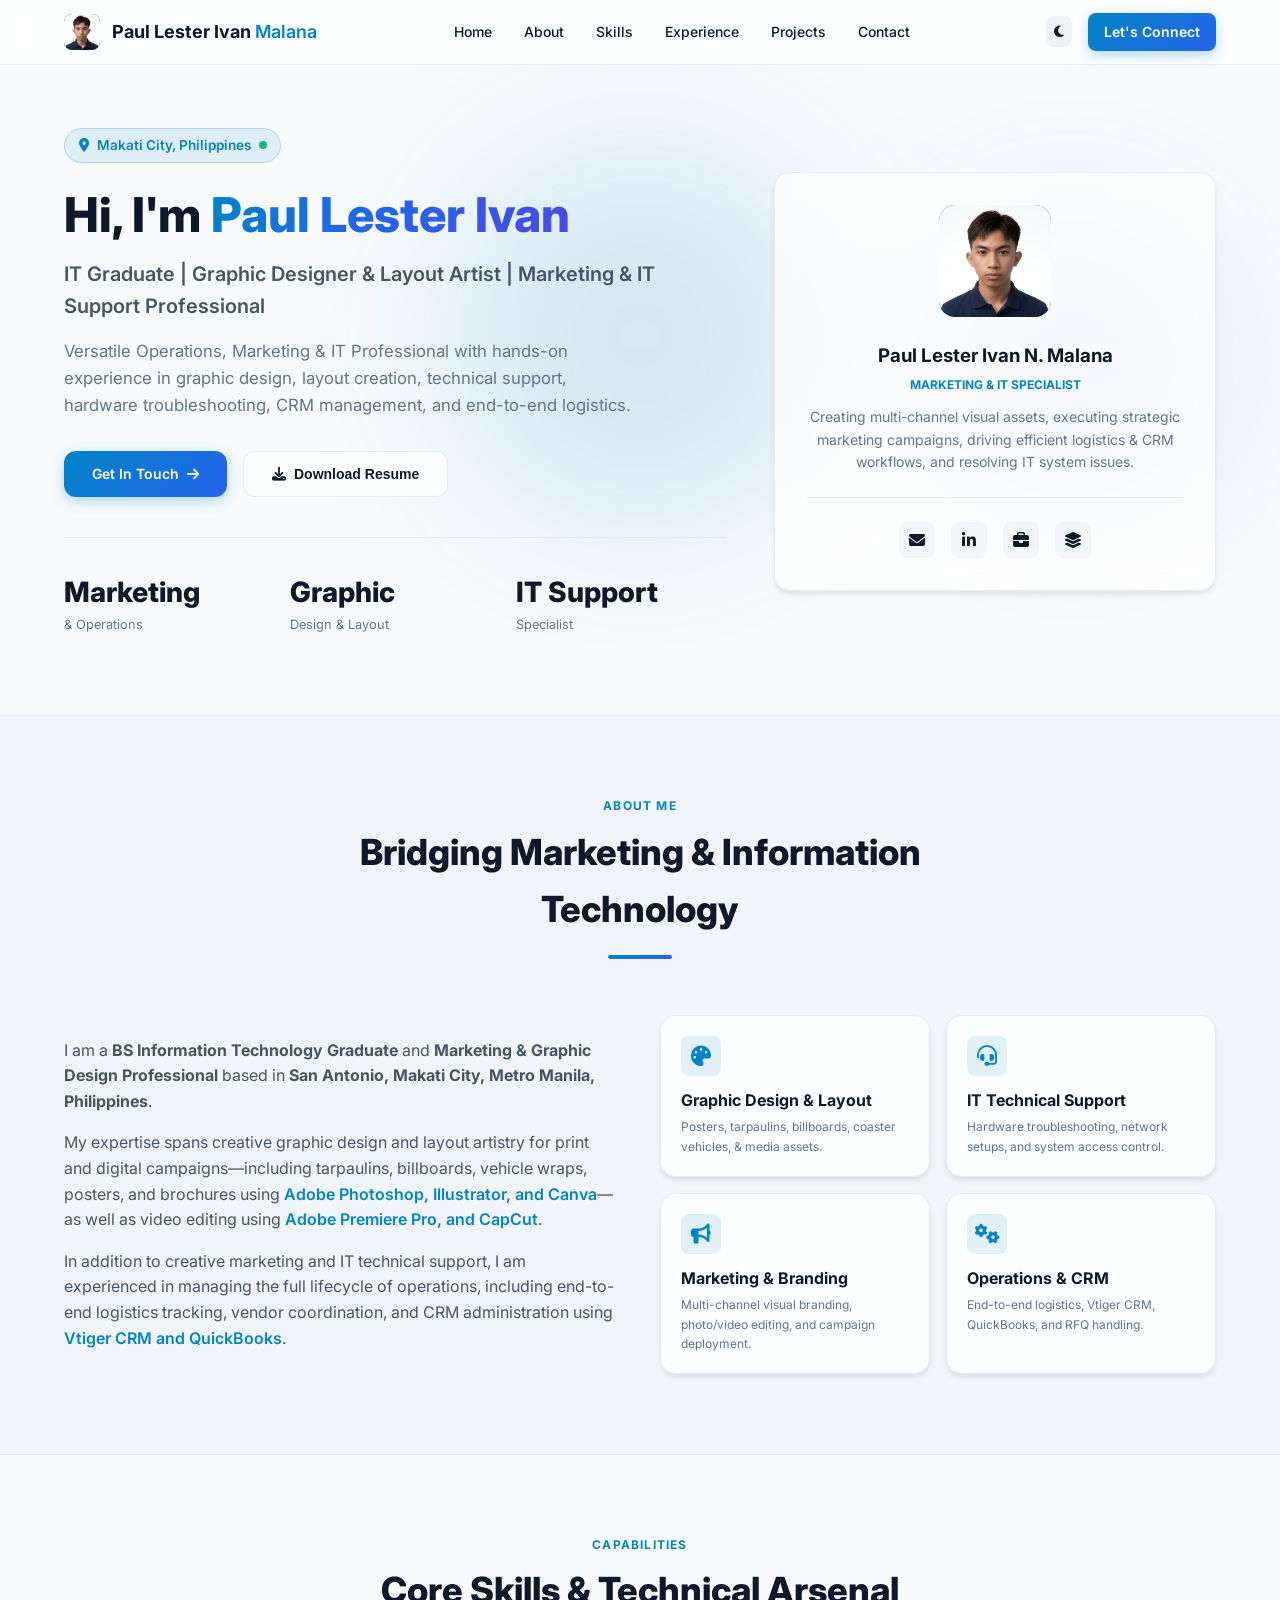
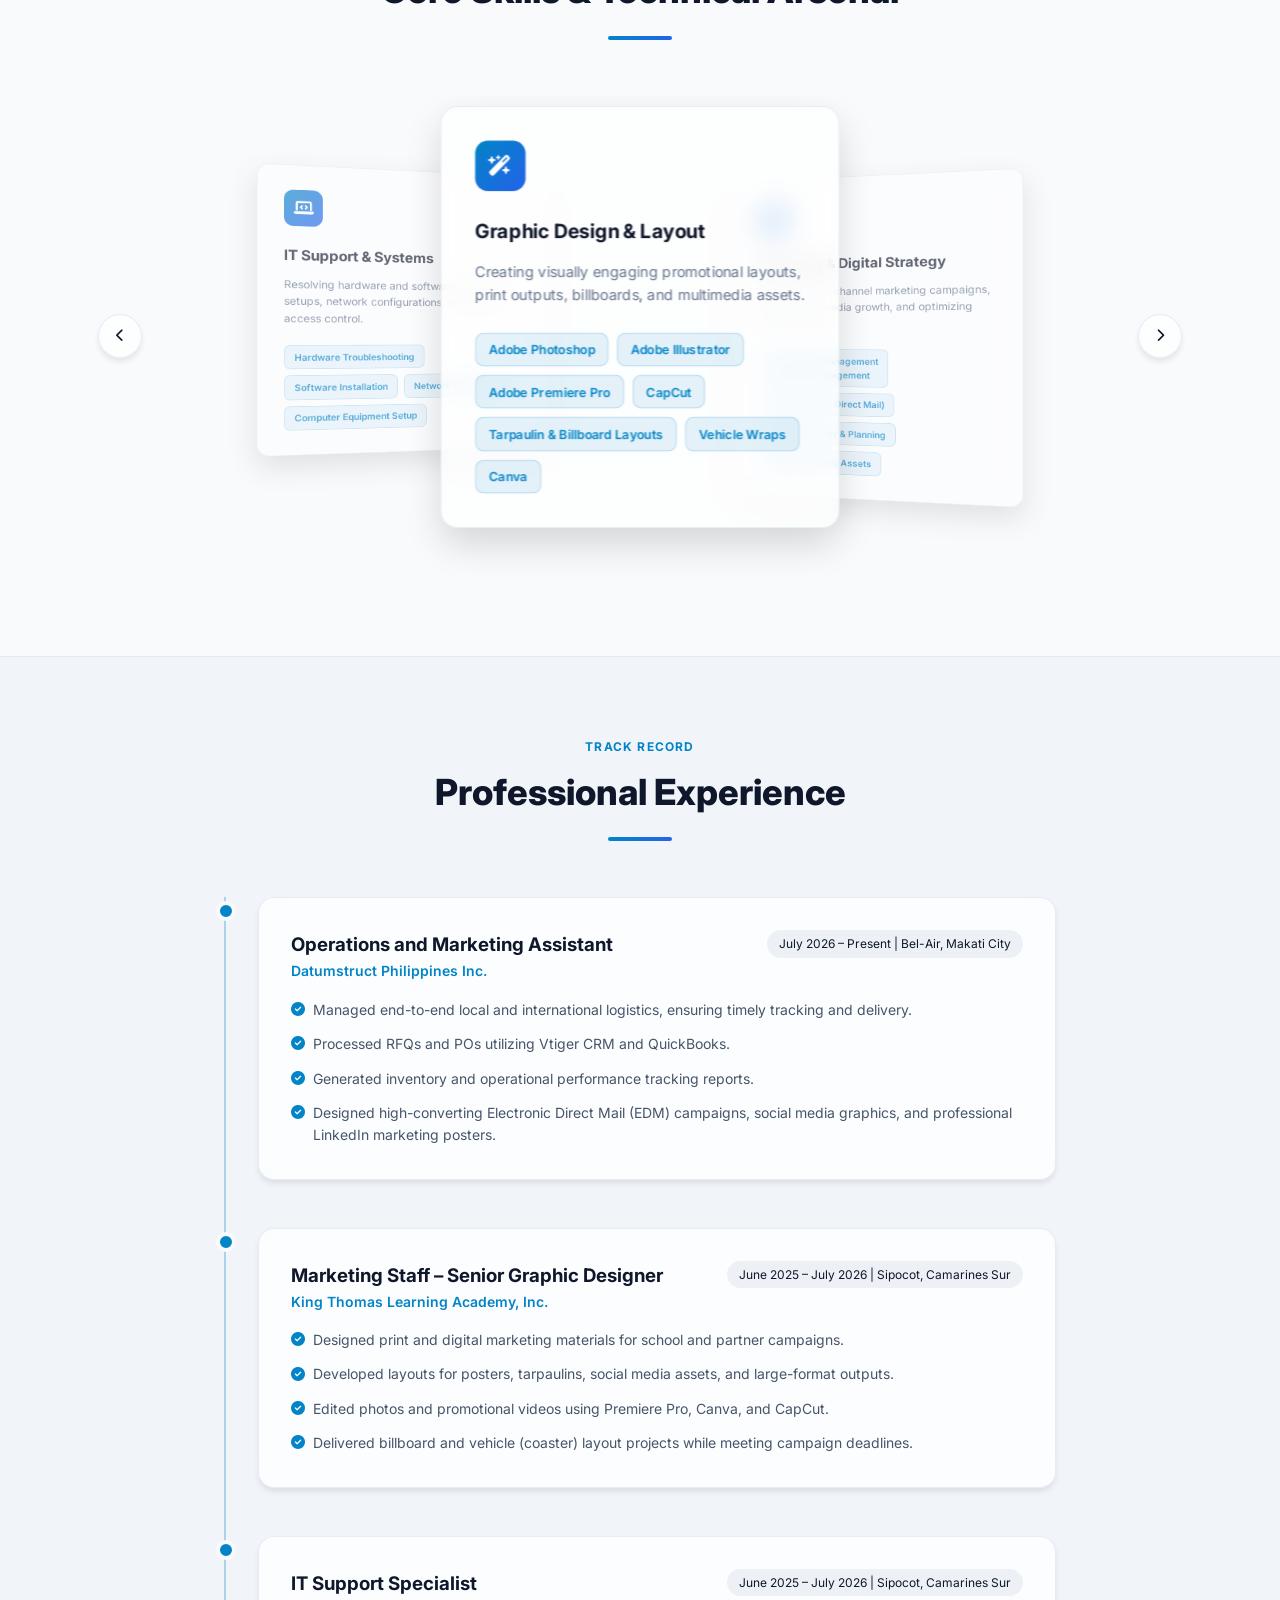
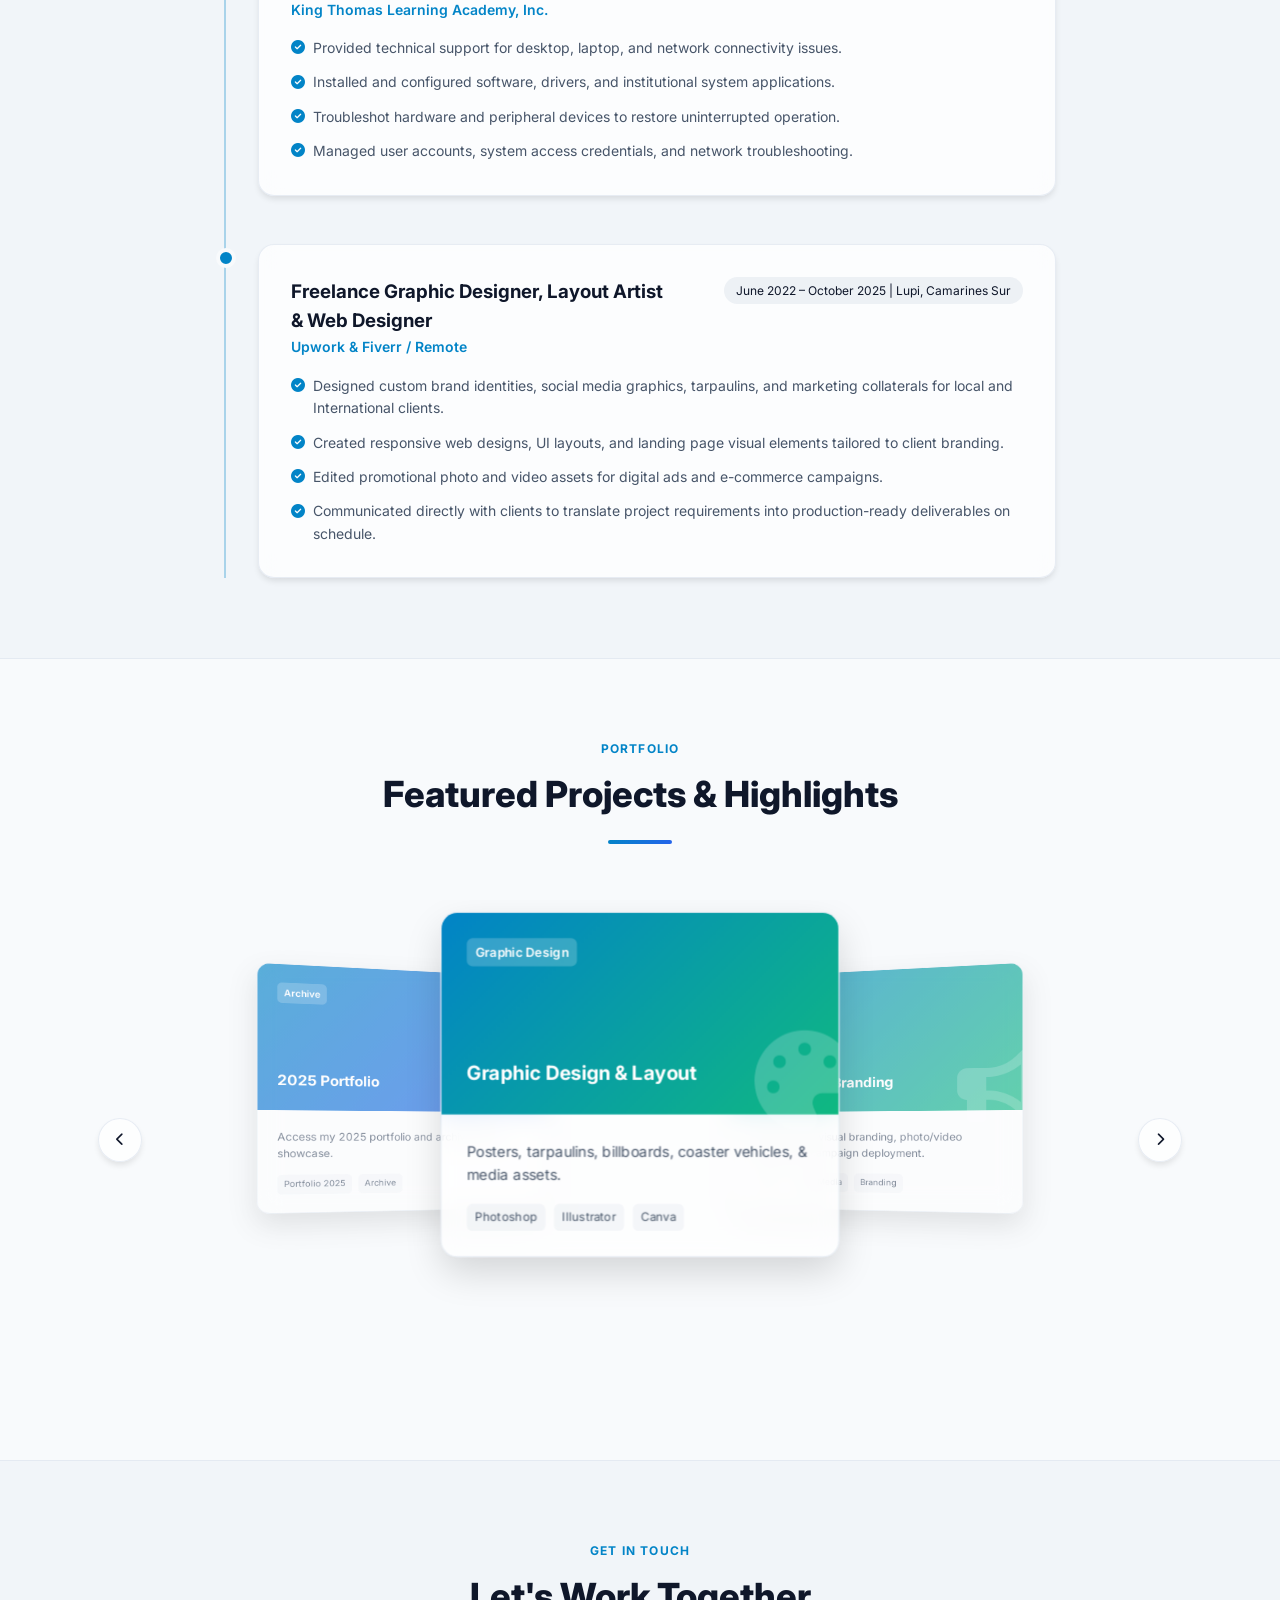
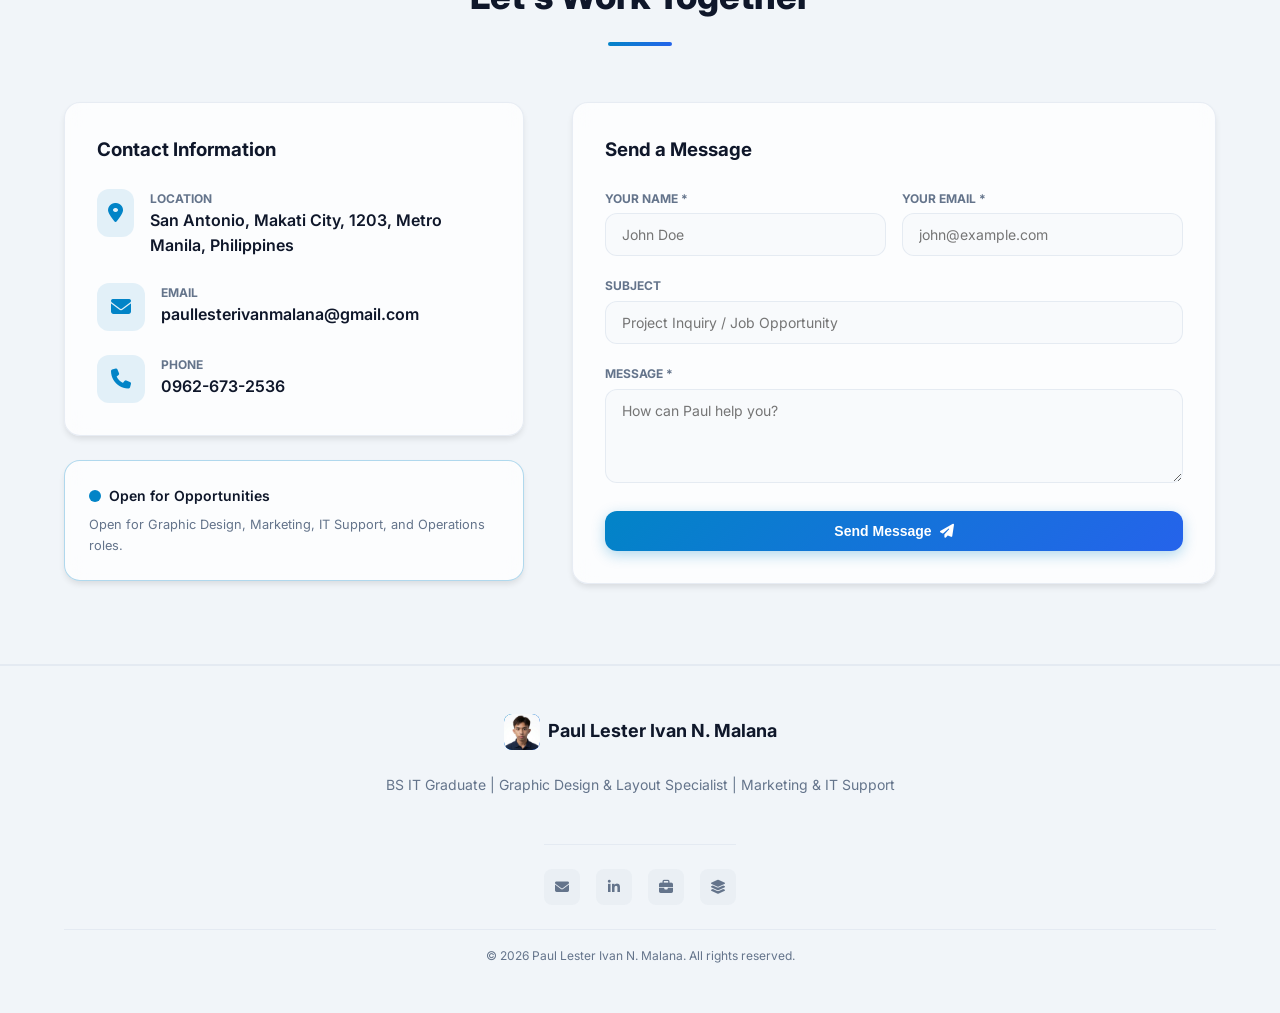
<file: index.html>
<!DOCTYPE html>
<html lang="en">
<head>
    <meta charset="UTF-8">
    <meta name="viewport" content="width=device-width, initial-scale=1.0">
    <title>Paul Lester Ivan N. Malana | IT Graduate & Graphic Designer</title>
    <link rel="stylesheet" href="https://cdnjs.cloudflare.com/ajax/libs/font-awesome/6.4.0/css/all.min.css">
    <link href="https://fonts.googleapis.com/css2?family=Inter:wght@300;400;500;600;700;800&display=swap" rel="stylesheet">
    <link rel="stylesheet" href="styles.css">
    <script src="projects-carousel.js"></script>
    <script src="experience-animation.js"></script>
    <script src="script.js"></script>
</head>
<body>

    <!-- Header Navigation -->
    <header class="navbar" id="navbar">
        <div class="nav-container">
            <a href="#home" class="brand-logo">
                <div class="logo-badge">
                    <img src="Images/profile/profile.jpeg" alt="PM Emblem" class="logo-img">
                </div>
                <span class="logo-text">
                    Paul Lester Ivan <span class="highlight-text">Malana</span>
                </span>
            </a>

            <nav class="desktop-nav">
                <a href="#home">Home</a>
                <a href="#about">About</a>
                <a href="#skills">Skills</a>
                <a href="#experience">Experience</a>
                <a href="#projects">Projects</a>
                <a href="#contact">Contact</a>
            </nav>

            <div class="desktop-actions">
                <button id="themeToggle" class="icon-btn" aria-label="Toggle Theme">
                    <i class="fa-solid fa-moon icon-moon"></i>
                    <i class="fa-solid fa-sun icon-sun"></i>
                </button>
                <a href="#contact" class="btn btn-primary btn-sm">Let's Connect</a>
            </div>

            <div class="mobile-controls">
                <button id="themeToggleMobile" class="icon-btn" aria-label="Toggle Theme Mobile">
                    <i class="fa-solid fa-moon icon-moon"></i>
                    <i class="fa-solid fa-sun icon-sun"></i>
                </button>
                <button id="mobileMenuBtn" class="icon-btn" aria-label="Open Navigation Menu">
                    <i class="fa-solid fa-bars" id="menuIcon"></i>
                </button>
            </div>
        </div>

        <div id="mobileMenu" class="mobile-menu hidden">
            <a href="#home">Home</a>
            <a href="#about">About</a>
            <a href="#skills">Skills</a>
            <a href="#experience">Experience</a>
            <a href="#projects">Projects</a>
            <a href="#contact">Contact</a>
            <a href="#contact" class="btn btn-primary btn-full">Get In Touch</a>
        </div>
    </header>

    <main class="main-content">
        <!-- Hero Section -->
        <section id="home" class="hero-section">
            <div class="glow-effect glow-1"></div>
            <div class="glow-effect glow-2"></div>

            <div class="container hero-grid">
                <div class="hero-text">
                    <div class="status-badge">
                        <i class="fa-solid fa-location-dot"></i>
                        <span>Makati City, Philippines</span>
                        <span class="dot-pulse"></span>
                    </div>

                    <h1 class="hero-title">
                        Hi, I'm <span class="gradient-text">Paul Lester Ivan</span>
                    </h1>

                    <p class="hero-subtitle">
                        IT Graduate | Graphic Designer & Layout Artist | Marketing & IT Support Professional
                    </p>

                    <p class="hero-description">
                        Versatile Operations, Marketing & IT Professional with hands-on experience in graphic design, layout creation, technical support, hardware troubleshooting, CRM management, and end-to-end logistics.
                    </p>

                    <div class="hero-actions">
                        <a href="#contact" class="btn btn-primary">
                            Get In Touch <i class="fa-solid fa-arrow-right"></i>
                        </a>
                        <button id="downloadResumeBtn" class="btn btn-secondary">
                            <i class="fa-solid fa-download"></i>
                            <span>Download Resume</span>
                        </button>
                    </div>

                    <div class="quick-stats">
                        <div class="stat-item">
                            <p class="stat-number">Marketing</p>
                            <p class="stat-label">& Operations</p>
                        </div>
                        <div class="stat-item">
                            <p class="stat-number">Graphic</p>
                            <p class="stat-label">Design & Layout</p>
                        </div>
                        <div class="stat-item">
                            <p class="stat-number">IT Support</p>
                            <p class="stat-label">Specialist</p>
                        </div>
                    </div>
                </div>

                <div class="hero-visual">
                    <div class="profile-card glass-card">
                        <div class="avatar-box">
                            <img src="Images/profile/profile.jpeg" alt="Paul Lester Ivan Emblem" class="avatar-img">
                        </div>
                        <div class="profile-info">
                            <h3>Paul Lester Ivan N. Malana</h3>
                            <p class="role-tag">Marketing & IT Specialist</p>
                            <p class="quote">Creating multi-channel visual assets, executing strategic marketing campaigns, driving efficient logistics & CRM workflows, and resolving IT system issues.</p>
                        </div>
                        <div class="social-links">
                            <a href="mailto:paullesterivanmalana@gmail.com" aria-label="Email"><i class="fa-solid fa-envelope"></i></a>
                            <a href="https://linkedin.com/in/paul-lester-ivan-malana-a053092b8" target="_blank" rel="noopener noreferrer" aria-label="LinkedIn"><i class="fa-brands fa-linkedin-in"></i></a>
                            <a href="https://profile.indeed.com" target="_blank" rel="noopener noreferrer" aria-label="Indeed"><i class="fa-solid fa-briefcase"></i></a>
                            <a href="#skills" aria-label="Skills"><i class="fa-solid fa-layer-group"></i></a>
                        </div>
                    </div>
                </div>
            </div>
        </section>

        <!-- About Section -->
        <section id="about" class="section alt-bg">
            <div class="container">
                <div class="section-header">
                    <h2 class="sub-heading">About Me</h2>
                    <p class="main-heading">Bridging Marketing & Information Technology</p>
                    <div class="heading-line"></div>
                </div>

                <div class="about-grid">
                    <div class="about-bio">
                        <p>I am a <strong>BS Information Technology Graduate</strong> and <strong>Marketing & Graphic Design Professional</strong> based in <strong>San Antonio, Makati City, Metro Manila, Philippines</strong>.</p>
                        <p>My expertise spans creative graphic design and layout artistry for print and digital campaigns—including tarpaulins, billboards, vehicle wraps, posters, and brochures using <span class="highlight-text">Adobe Photoshop, Illustrator, and Canva</span>—as well as video editing using <span class="highlight-text">Adobe Premiere Pro, and CapCut</span>.</p>
                        <p>In addition to creative marketing and IT technical support, I am experienced in managing the full lifecycle of operations, including end-to-end logistics tracking, vendor coordination, and CRM administration using <span class="highlight-text">Vtiger CRM and QuickBooks</span>.</p>
                    </div>

                    <div class="cards-grid">
                        <div class="glass-card feature-card">
                            <div class="card-icon"><i class="fa-solid fa-palette"></i></div>
                            <h4>Graphic Design & Layout</h4>
                            <p>Posters, tarpaulins, billboards, coaster vehicles, & media assets.</p>
                        </div>

                        <div class="glass-card feature-card">
                            <div class="card-icon"><i class="fa-solid fa-headset"></i></div>
                            <h4>IT Technical Support</h4>
                            <p>Hardware troubleshooting, network setups, and system access control.</p>
                        </div>

                        <div class="glass-card feature-card">
                            <div class="card-icon"><i class="fa-solid fa-bullhorn"></i></div>
                            <h4>Marketing & Branding</h4>
                            <p>Multi-channel visual branding, photo/video editing, and campaign deployment.</p>
                        </div>

                        <div class="glass-card feature-card">
                            <div class="card-icon"><i class="fa-solid fa-gears"></i></div>
                            <h4>Operations & CRM</h4>
                            <p>End-to-end logistics, Vtiger CRM, QuickBooks, and RFQ handling.</p>
                        </div>
                    </div>
                </div>
            </div>
        </section>

        <!-- Skills Section with 3D Cylinder Loop Carousel -->
        <section id="skills" class="section">
            <div class="container">
                <div class="section-header">
                    <h2 class="sub-heading">Capabilities</h2>
                    <p class="main-heading">Core Skills & Technical Arsenal</p>
                    <div class="heading-line"></div>
                </div>

                <div class="cylinder-carousel-container">
                    <button class="carousel-btn prev-btn" id="skillsPrevBtn" aria-label="Previous Slide">
                        <i class="fa-solid fa-chevron-left"></i>
                    </button>

                    <div class="cylinder-stage" id="skillsStage">
                        <div class="cylinder-track" id="skillsTrack">
                            
                            <!-- Card 1 -->
                            <div class="glass-card skill-card cylinder-card">
                                <div class="skill-icon"><i class="fa-solid fa-wand-magic-sparkles"></i></div>
                                <h3>Graphic Design & Layout</h3>
                                <p>Creating visually engaging promotional layouts, print outputs, billboards, and multimedia assets.</p>
                                <div class="tag-group">
                                    <span class="tag">Adobe Photoshop</span>
                                    <span class="tag">Adobe Illustrator</span>
                                    <span class="tag">Adobe Premiere Pro</span>
                                    <span class="tag">CapCut</span>
                                    <span class="tag">Tarpaulin & Billboard Layouts</span>
                                    <span class="tag">Vehicle Wraps</span>
                                    <span class="tag">Canva</span>
                                </div>
                            </div>

                            <!-- Card 2 -->
                            <div class="glass-card skill-card cylinder-card">
                                <div class="skill-icon"><i class="fa-solid fa-bullhorn"></i></div>
                                <h3>Marketing & Digital Strategy</h3>
                                <p>Executing multi-channel marketing campaigns, driving social media growth, and optimizing email outreach.</p>
                                <div class="tag-group">
                                    <span class="tag">Social Media Management <br> & Audience Engagement</span>
                                    <span class="tag">EDM (Electronic Direct Mail)</span>
                                    <span class="tag">Content Strategy & Planning</span>
                                    <span class="tag">Digital Marketing Assets</span>
                                </div>
                            </div>

                            <!-- Card 3 -->
                            <div class="glass-card skill-card cylinder-card">
                                <div class="skill-icon"><i class="fa-solid fa-gears"></i></div>
                                <h3>Operations & CRM</h3>
                                <p>Handling end-to-end local & international logistics Arrangement, QuickBooks logging, and Vtiger CRM workflows.</p>
                                <div class="tag-group">
                                    <span class="tag">Vtiger CRM</span>
                                    <span class="tag">QuickBooks</span>
                                    <span class="tag">Logistics Arrangement</span>
                                    <span class="tag">Vendor RFQs & POs</span>
                                    <span class="tag">MS Office / Excel</span>
                                </div>
                            </div>

                            <!-- Card 4 -->
                            <div class="glass-card skill-card cylinder-card">
                                <div class="skill-icon"><i class="fa-solid fa-laptop-code"></i></div>
                                <h3>IT Support & Systems</h3>
                                <p>Resolving hardware and software issues, driver setups, network configurations, and system access control.</p>
                                <div class="tag-group">
                                    <span class="tag">Hardware Troubleshooting</span>
                                    <span class="tag">Software Installation</span>
                                    <span class="tag">Network Connectivity</span>
                                    <span class="tag">Computer Equipment Setup</span>
                                </div>
                            </div>

                        </div>
                    </div>

                    <button class="carousel-btn next-btn" id="skillsNextBtn" aria-label="Next Slide">
                        <i class="fa-solid fa-chevron-right"></i>
                    </button>
                </div>
            </div>
        </section>

        <!-- Experience Section -->
        <section id="experience" class="section alt-bg">
            <div class="container">
                <div class="section-header">
                    <h2 class="sub-heading">Track Record</h2>
                    <p class="main-heading">Professional Experience</p>
                    <div class="heading-line"></div>
                </div>

                <div class="timeline">
                    <!-- Role 1: Datumstruct -->
                    <div class="timeline-item">
                        <div class="timeline-dot"></div>
                        <div class="glass-card timeline-card">
                            <div class="timeline-header">
                                <div>
                                    <h3>Operations and Marketing Assistant</h3>
                                    <p class="company-name">Datumstruct Philippines Inc.</p>
                                </div>
                                <span class="time-badge">July 2026 – Present | Bel-Air, Makati City</span>
                            </div>
                            <ul class="bullet-list">
                                <li><i class="fa-solid fa-circle-check"></i> Managed end-to-end local and international logistics, ensuring timely tracking and delivery.</li>
                                <li><i class="fa-solid fa-circle-check"></i> Processed RFQs and POs utilizing Vtiger CRM and QuickBooks.</li>
                                <li><i class="fa-solid fa-circle-check"></i> Generated inventory and operational performance tracking reports.</li>
                                <li><i class="fa-solid fa-circle-check"></i> Designed high-converting Electronic Direct Mail (EDM) campaigns, social media graphics, and professional LinkedIn marketing posters.</li>
                            </ul>
                        </div>
                    </div>

                    <!-- Role 2: King Thomas Marketing/Graphic Design -->
                    <div class="timeline-item">
                        <div class="timeline-dot"></div>
                        <div class="glass-card timeline-card">
                            <div class="timeline-header">
                                <div>
                                    <h3>Marketing Staff – Senior Graphic Designer</h3>
                                    <p class="company-name">King Thomas Learning Academy, Inc.</p>
                                </div>
                                <span class="time-badge">June 2025 – July 2026 | Sipocot, Camarines Sur</span>
                            </div>
                            <ul class="bullet-list">
                                <li><i class="fa-solid fa-circle-check"></i> Designed print and digital marketing materials for school and partner campaigns.</li>
                                <li><i class="fa-solid fa-circle-check"></i> Developed layouts for posters, tarpaulins, social media assets, and large-format outputs.</li>
                                <li><i class="fa-solid fa-circle-check"></i> Edited photos and promotional videos using Premiere Pro, Canva, and CapCut.</li>
                                <li><i class="fa-solid fa-circle-check"></i> Delivered billboard and vehicle (coaster) layout projects while meeting campaign deadlines.</li>
                            </ul>
                        </div>
                    </div>

                    <!-- Role 3: King Thomas IT Support -->
                    <div class="timeline-item">
                        <div class="timeline-dot"></div>
                        <div class="glass-card timeline-card">
                            <div class="timeline-header">
                                <div>
                                    <h3>IT Support Specialist</h3>
                                    <p class="company-name">King Thomas Learning Academy, Inc.</p>
                                </div>
                                <span class="time-badge">June 2025 – July 2026 | Sipocot, Camarines Sur</span>
                            </div>
                            <ul class="bullet-list">
                                <li><i class="fa-solid fa-circle-check"></i> Provided technical support for desktop, laptop, and network connectivity issues.</li>
                                <li><i class="fa-solid fa-circle-check"></i> Installed and configured software, drivers, and institutional system applications.</li>
                                <li><i class="fa-solid fa-circle-check"></i> Troubleshot hardware and peripheral devices to restore uninterrupted operation.</li>
                                <li><i class="fa-solid fa-circle-check"></i> Managed user accounts, system access credentials, and network troubleshooting.</li>
                            </ul>
                        </div>
                    </div>

                    <!-- Role 4: Freelance -->
                    <div class="timeline-item">
                        <div class="timeline-dot"></div>
                        <div class="glass-card timeline-card">
                            <div class="timeline-header">
                                <div>
                                    <h3>Freelance Graphic Designer, Layout Artist <br>& Web Designer</h3>
                                    <p class="company-name">Upwork & Fiverr / Remote</p>
                                </div>
                                <span class="time-badge"> June 2022 – October 2025 | Lupi, Camarines Sur</span>
                            </div>
                            <ul class="bullet-list">
                                <li><i class="fa-solid fa-circle-check"></i> Designed custom brand identities, social media graphics, tarpaulins, and marketing collaterals for local and International clients.</li>
                                <li><i class="fa-solid fa-circle-check"></i> Created responsive web designs, UI layouts, and landing page visual elements tailored to client branding.</li>
                                <li><i class="fa-solid fa-circle-check"></i> Edited promotional photo and video assets for digital ads and e-commerce campaigns.</li>
                                <li><i class="fa-solid fa-circle-check"></i> Communicated directly with clients to translate project requirements into production-ready deliverables on schedule.</li>
                            </ul>
                        </div>
                    </div>
                </div>
            </div>
        </section>

        <!-- Projects Section -->
        <section id="projects" class="section">
            <div class="container">
                <div class="section-header">
                    <h2 class="sub-heading">Portfolio</h2>
                    <p class="main-heading">Featured Projects & Highlights</p>
                    <div class="heading-line"></div>
                </div>

                <div class="cylinder-carousel-container">
                    <button class="carousel-btn prev-btn" id="projectsPrevBtn" aria-label="Previous Project">
                        <i class="fa-solid fa-chevron-left"></i>
                    </button>

                    <div class="cylinder-stage" id="projectsStage">
                        <div class="cylinder-track" id="projectsTrack">
                            
                            <!-- Card 1: Graphic Design & Layout -->
                            <a href="gallery.html" class="glass-card project-card cylinder-card project-link">
                                <div class="project-banner gradient-marketing">
                                    <i class="fa-solid fa-palette banner-icon"></i>
                                    <span class="category-tag">Graphic Design</span>
                                    <h3>Graphic Design & Layout</h3>
                                </div>
                                <div class="project-body">
                                    <p>Posters, tarpaulins, billboards, coaster vehicles, & media assets.</p>
                                    <div class="tag-group">
                                        <span class="tag-sm">Photoshop</span>
                                        <span class="tag-sm">Illustrator</span>
                                        <span class="tag-sm">Canva</span>
                                    </div>
                                </div>
                            </a>

                            <!-- Card 3: Marketing & Branding -->
                            <a href="gallery.html" class="glass-card project-card cylinder-card project-link">
                                <div class="project-banner gradient-marketing">
                                    <i class="fa-solid fa-bullhorn banner-icon"></i>
                                    <span class="category-tag">Marketing</span>
                                    <h3>Marketing & Branding</h3>
                                </div>
                                <div class="project-body">
                                    <p>Multi-channel visual branding, photo/video editing, and campaign deployment.</p>
                                    <div class="tag-group">
                                        <span class="tag-sm">EDM</span>
                                        <span class="tag-sm">Social Media</span>
                                        <span class="tag-sm">Branding</span>
                                    </div>
                                </div>
                            </a>

                            <!-- Card 5: 2025 Portfolio -->
                            <a href="gallery.html" class="glass-card project-card cylinder-card project-link">
                                <div class="project-banner gradient-ops">
                                    <i class="fa-solid fa-folder-open banner-icon"></i>
                                    <span class="category-tag">Archive</span>
                                    <h3>2025 Portfolio</h3>
                                </div>
                                <div class="project-body">
                                    <p>Access my 2025 portfolio and archived work showcase.</p>
                                    <div class="tag-group">
                                        <span class="tag-sm">Portfolio 2025</span>
                                        <span class="tag-sm">Archive</span>
                                    </div>
                                </div>
                            </a>

                        </div>
                    </div>

                    <button class="carousel-btn next-btn" id="projectsNextBtn" aria-label="Next Project">
                        <i class="fa-solid fa-chevron-right"></i>
                    </button>
                </div>
            </div>
        </section>

        <!-- Contact Section -->
        <section id="contact" class="section alt-bg">
            <div class="container">
                <div class="section-header">
                    <h2 class="sub-heading">Get In Touch</h2>
                    <p class="main-heading">Let's Work Together</p>
                    <div class="heading-line"></div>
                </div>

                <div class="contact-grid">
                    <div class="contact-info">
                        <div class="glass-card contact-card">
                            <h3>Contact Information</h3>
                            <div class="info-list">
                                <div class="info-item">
                                    <div class="info-icon"><i class="fa-solid fa-location-dot"></i></div>
                                    <div>
                                        <p class="label">Location</p>
                                        <p class="val">San Antonio, Makati City, 1203, Metro Manila, Philippines</p>
                                    </div>
                                </div>
                                <div class="info-item">
                                    <div class="info-icon"><i class="fa-solid fa-envelope"></i></div>
                                    <div>
                                        <p class="label">Email</p>
                                        <a href="mailto:paullesterivanmalana@gmail.com" class="val link">paullesterivanmalana@gmail.com</a>
                                    </div>
                                </div>
                                <div class="info-item">
                                    <div class="info-icon"><i class="fa-solid fa-phone"></i></div>
                                    <div>
                                        <p class="label">Phone</p>
                                        <p class="val">0962-673-2536</p>
                                    </div>
                                </div>
                            </div>
                        </div>

                        <div class="glass-card status-card">
                            <div class="status-indicator">
                                <span class="ping-dot"></span>
                                <span class="status-text">Open for Opportunities</span>
                            </div>
                            <p>Open for Graphic Design, Marketing, IT Support, and Operations roles.</p>
                        </div>
                    </div>

                    <div class="contact-form-wrapper">
                        <div class="glass-card contact-card">
                            <h3>Send a Message</h3>
                            
                            <!-- Form configured with explicit name attributes and FormSubmit action -->
                            <form id="contactForm" action="https://formsubmit.co/paullesterivanmalana@gmail.com" method="POST">
                                <input type="hidden" name="_subject" value="New Portfolio Contact Message!">
                                <input type="hidden" name="_template" value="table">
                                <input type="hidden" name="_captcha" value="false">

                                <div class="form-row">
                                    <div class="form-group">
                                        <label for="name">Your Name *</label>
                                        <input type="text" id="name" name="name" required placeholder="John Doe">
                                    </div>
                                    <div class="form-group">
                                        <label for="email">Your Email *</label>
                                        <input type="email" id="email" name="email" required placeholder="john@example.com">
                                    </div>
                                </div>
                                <div class="form-group">
                                    <label for="subject">Subject</label>
                                    <input type="text" id="subject" name="subject" placeholder="Project Inquiry / Job Opportunity">
                                </div>
                                <div class="form-group">
                                    <label for="message">Message *</label>
                                    <textarea id="message" name="message" rows="4" required placeholder="How can Paul help you?"></textarea>
                                </div>
                                <button type="submit" id="submitBtn" class="btn btn-primary btn-full">
                                    <span>Send Message</span>
                                    <i class="fa-solid fa-paper-plane"></i>
                                </button>
                            </form>
                            <div id="formFeedback" class="form-feedback hidden" style="margin-top: 1rem; font-size: 0.9rem;"></div>
                        </div>
                    </div>
                </div>
            </div>
        </section>
    </main>

    <footer class="footer">
        <div class="container footer-content">
            <div class="footer-brand">
                <div class="logo-badge">
                    <img src="Images/profile/profile.jpeg" alt="PM Emblem" class="logo-img">
                </div>
                <span class="logo-text">Paul Lester Ivan N. Malana</span>
            </div>
            <p>BS IT Graduate | Graphic Design & Layout Specialist | Marketing & IT Support</p>
            <div class="social-links">
                <a href="mailto:paullesterivanmalana@gmail.com" aria-label="Email Me"><i class="fa-solid fa-envelope"></i></a>
                <a href="https://linkedin.com/in/paul-lester-ivan-malana-a053092b8" target="_blank" rel="noopener noreferrer" aria-label="LinkedIn Profile"><i class="fa-brands fa-linkedin-in"></i></a>
                <a href="https://profile.indeed.com" target="_blank" rel="noopener noreferrer" aria-label="Indeed Profile"><i class="fa-solid fa-briefcase"></i></a>
                <a href="#skills" aria-label="Capabilities & Skills"><i class="fa-solid fa-layer-group"></i></a>
            </div>
            <p class="copyright">&copy; <span id="year"></span> Paul Lester Ivan N. Malana. All rights reserved.</p>
        </div>
    </footer>

    <script>
        document.addEventListener('DOMContentLoaded', () => {
            document.getElementById('year').textContent = new Date().getFullYear();

            const themeToggleBtn = document.getElementById('themeToggle');
            const themeToggleMobileBtn = document.getElementById('themeToggleMobile');
            
            function toggleDarkMode() {
                document.body.classList.toggle('dark');
                localStorage.setItem('theme', document.body.classList.contains('dark') ? 'dark' : 'light');
            }

            if (localStorage.getItem('theme') === 'dark' || (!localStorage.getItem('theme') && window.matchMedia('(prefers-color-scheme: dark)').matches)) {
                document.body.classList.add('dark');
            }

            themeToggleBtn?.addEventListener('click', toggleDarkMode);
            themeToggleMobileBtn?.addEventListener('click', toggleDarkMode);

            const mobileMenuBtn = document.getElementById('mobileMenuBtn');
            const mobileMenu = document.getElementById('mobileMenu');
            const menuIcon = document.getElementById('menuIcon');

            mobileMenuBtn?.addEventListener('click', () => {
                mobileMenu.classList.toggle('hidden');
                menuIcon.classList.toggle('fa-bars');
                menuIcon.classList.toggle('fa-xmark');
            });

            document.querySelectorAll('#mobileMenu a').forEach(link => {
                link.addEventListener('click', () => {
                    mobileMenu.classList.add('hidden');
                    menuIcon.classList.add('fa-bars');
                    menuIcon.classList.remove('fa-xmark');
                });
            });

            const downloadBtn = document.getElementById('downloadResumeBtn');
            downloadBtn?.addEventListener('click', () => {
                const orig = downloadBtn.innerHTML;
                downloadBtn.innerHTML = `<i class="fa-solid fa-spinner animate-spin"></i> Preparing...`;
                
                setTimeout(() => {
                    downloadBtn.innerHTML = `<i class="fa-solid fa-check"></i> Download Started!`;
                    
                    const a = document.createElement('a');
                    a.href = 'Resume_MALANA, Paul Lester Ivan N..pdf';
                    a.download = 'Paul_Lester_Ivan_Malana_Resume.pdf';
                    document.body.appendChild(a);
                    a.click();
                    document.body.removeChild(a);

                    setTimeout(() => downloadBtn.innerHTML = orig, 3000);
                }, 1000);
            });

            const filterBtns = document.querySelectorAll('.filter-btn');
            const projectCards = document.querySelectorAll('.project-card');

            filterBtns.forEach(btn => {
                btn.addEventListener('click', () => {
                    filterBtns.forEach(b => b.classList.remove('active'));
                    btn.classList.add('active');

                    const filterValue = btn.getAttribute('data-filter');
                    projectCards.forEach(card => {
                        card.style.display = (filterValue === 'all' || card.getAttribute('data-category') === filterValue) ? 'flex' : 'none';
                    });
                });
            });

            // Functional FormSubmit AJAX handler
            const contactForm = document.getElementById('contactForm');
            const formFeedback = document.getElementById('formFeedback');
            const submitBtn = document.getElementById('submitBtn');

            contactForm?.addEventListener('submit', async (e) => {
                e.preventDefault();
                const orig = submitBtn.innerHTML;
                submitBtn.disabled = true;
                submitBtn.innerHTML = `<i class="fa-solid fa-circle-notch animate-spin"></i> Sending...`;

                if (formFeedback) formFeedback.classList.add('hidden');

                const formData = new FormData(contactForm);

                try {
                    const response = await fetch("https://formsubmit.co/ajax/paullesterivanmalana@gmail.com", {
                        method: "POST",
                        body: formData,
                        headers: {
                            'Accept': 'application/json'
                        }
                    });

                    if (response.ok) {
                        submitBtn.disabled = false;
                        submitBtn.innerHTML = orig;
                        formFeedback.innerHTML = `<i class="fa-solid fa-circle-check"></i> Thank you! Your message has been sent to Paul's email.`;
                        formFeedback.style.color = '#34d399';
                        formFeedback.classList.remove('hidden');
                        contactForm.reset();
                        setTimeout(() => formFeedback.classList.add('hidden'), 6000);
                    } else {
                        throw new Error('Submission failed');
                    }
                } catch (err) {
                    submitBtn.disabled = false;
                    submitBtn.innerHTML = orig;
                    formFeedback.innerHTML = `<i class="fa-solid fa-circle-xmark"></i> Something went wrong. Please try emailing directly.`;
                    formFeedback.style.color = '#f87171';
                    formFeedback.classList.remove('hidden');
                }
            });
        });
    </script>
</body>
</html>
</file>
<file: styles.css>
/* CSS Variables & Custom System */
:root {
    --bg-main: #f8fafc;
    --bg-alt: #f1f5f9;
    --bg-card: rgba(255, 255, 255, 0.75);
    --border-color: rgba(226, 232, 240, 0.8);
    --text-primary: #0f172a;
    --text-secondary: #475569;
    --text-muted: #64748b;
    --accent-sky: #0284c7;
    --accent-blue: #2563eb;
    --shadow-sm: 0 1px 2px 0 rgba(0, 0, 0, 0.05);
    --shadow-md: 0 4px 6px -1px rgba(0, 0, 0, 0.1);
    --shadow-lg: 0 10px 15px -3px rgba(0, 0, 0, 0.1);
    --transition: all 0.3s cubic-bezier(0.4, 0, 0.2, 1);
}

body.dark {
    --bg-main: #020617;
    --bg-alt: #0f172a;
    --bg-card: rgba(15, 23, 42, 0.75);
    --border-color: rgba(255, 255, 255, 0.08);
    --text-primary: #f8fafc;
    --text-secondary: #cbd5e1;
    --text-muted: #94a3b8;
}

/* Base Styles */
* {
    margin: 0;
    padding: 0;
    box-sizing: border-box;
}

html {
    scroll-behavior: smooth;
}

body {
    font-family: 'Inter', sans-serif;
    background-color: var(--bg-main);
    color: var(--text-primary);
    line-height: 1.6;
    transition: var(--transition);
}

a {
    text-decoration: none;
    color: inherit;
}

ul {
    list-style: none;
}

.container {
    max-width: 1200px;
    margin: 0 auto;
    padding: 0 1.5rem;
}

.section {
    padding: 5rem 0;
}

.alt-bg {
    background-color: var(--bg-alt);
    border-top: 1px solid var(--border-color);
    border-bottom: 1px solid var(--border-color);
}

.hidden {
    display: none !important;
}

/* Glassmorphism */
.glass-card {
    background: var(--bg-card);
    backdrop-filter: blur(12px);
    -webkit-backdrop-filter: blur(12px);
    border: 1px solid var(--border-color);
    border-radius: 1rem;
    box-shadow: var(--shadow-md);
}

/* Gradients & Text */
.gradient-text {
    background: linear-gradient(135deg, #0284c7 0%, #2563eb 50%, #4f46e5 100%);
    -webkit-background-clip: text;
    background-clip: text;
    -webkit-text-fill-color: transparent;
}

.highlight-text {
    color: var(--accent-sky);
    font-weight: 600;
}

/* Navbar */
.navbar {
    position: fixed;
    top: 0;
    left: 0;
    width: 100%;
    z-index: 100;
    background: var(--bg-card);
    backdrop-filter: blur(12px);
    border-bottom: 1px solid var(--border-color);
}

.nav-container {
    max-width: 1200px;
    margin: 0 auto;
    height: 4rem;
    padding: 0 1.5rem;
    display: flex;
    align-items: center;
    justify-content: space-between;
}

.brand-logo {
    display: flex;
    align-items: center;
    gap: 0.75rem;
}

.logo-badge {
    width: 2.25rem;
    height: 2.25rem;
    border-radius: 0.5rem;
    background: linear-gradient(135deg, #0284c7 0%, #2563eb 100%);
    color: white;
    font-weight: 800;
    display: flex;
    align-items: center;
    justify-content: center;
}

.logo-text {
    font-weight: 700;
    font-size: 1.125rem;
}

.desktop-nav {
    display: flex;
    gap: 2rem;
    font-size: 0.875rem;
    font-weight: 500;
}

.desktop-nav a:hover {
    color: var(--accent-sky);
}

.desktop-actions, .mobile-controls {
    display: flex;
    align-items: center;
    gap: 1rem;
}

.mobile-controls {
    display: none;
}

.icon-btn {
    padding: 0.5rem;
    border-radius: 0.5rem;
    background: rgba(203, 213, 225, 0.3);
    border: none;
    color: var(--text-primary);
    cursor: pointer;
}

body.dark .icon-moon { display: none; }
body:not(.dark) .icon-sun { display: none; }
body.dark .icon-sun { color: #f59e0b; }

.mobile-menu {
    border-bottom: 1px solid var(--border-color);
    background: var(--bg-card);
    padding: 1rem 1.5rem 1.5rem;
    display: flex;
    flex-direction: column;
    gap: 1rem;
}

/* Buttons */
.btn {
    display: inline-flex;
    align-items: center;
    justify-content: center;
    gap: 0.5rem;
    padding: 0.75rem 1.75rem;
    border-radius: 0.75rem;
    font-weight: 600;
    font-size: 0.875rem;
    cursor: pointer;
    transition: var(--transition);
    border: none;
}

.btn-primary {
    background: linear-gradient(135deg, #0284c7 0%, #2563eb 100%);
    color: white;
    box-shadow: 0 4px 14px 0 rgba(2, 132, 199, 0.3);
}

.btn-primary:hover {
    opacity: 0.9;
    transform: translateY(-1px);
}

.btn-secondary {
    background: var(--bg-card);
    border: 1px solid var(--border-color);
    color: var(--text-primary);
}

.btn-secondary:hover {
    border-color: var(--accent-sky);
    transform: translateY(-1px);
}

.btn-sm {
    padding: 0.5rem 1rem;
    border-radius: 0.5rem;
}

.btn-full {
    width: 100%;
}

/* Hero Section */
.hero-section {
    position: relative;
    padding: 8rem 0 5rem;
    overflow: hidden;
}

.glow-effect {
    position: absolute;
    border-radius: 50%;
    filter: blur(80px);
    pointer-events: none;
    z-index: -1;
}

.glow-1 {
    top: 20%;
    left: 50%;
    transform: translateX(-50%);
    width: 24rem;
    height: 24rem;
    background: rgba(2, 132, 199, 0.15);
}

.glow-2 {
    top: 30%;
    right: 5%;
    width: 18rem;
    height: 18rem;
    background: rgba(37, 99, 235, 0.15);
}

.hero-grid {
    display: grid;
    grid-template-columns: 1.2fr 0.8fr;
    gap: 3rem;
    align-items: center;
}

.status-badge {
    display: inline-flex;
    align-items: center;
    gap: 0.5rem;
    padding: 0.35rem 0.85rem;
    border-radius: 2rem;
    background: rgba(2, 132, 199, 0.1);
    color: var(--accent-sky);
    border: 1px solid rgba(2, 132, 199, 0.2);
    font-size: 0.85rem;
    font-weight: 600;
    margin-bottom: 1.5rem;
}

.dot-pulse {
    width: 0.5rem;
    height: 0.5rem;
    background: #10b981;
    border-radius: 50%;
}

.hero-title {
    font-size: 3rem;
    font-weight: 800;
    line-height: 1.15;
    margin-bottom: 1rem;
}

.hero-subtitle {
    font-size: 1.25rem;
    font-weight: 600;
    color: var(--text-secondary);
    margin-bottom: 1rem;
}

.hero-description {
    color: var(--text-muted);
    font-size: 1.05rem;
    margin-bottom: 2rem;
    max-width: 36rem;
}

.hero-actions {
    display: flex;
    gap: 1rem;
    margin-bottom: 2.5rem;
}

.quick-stats {
    display: grid;
    grid-template-columns: repeat(3, 1fr);
    gap: 1rem;
    padding-top: 2rem;
    border-top: 1px solid var(--border-color);
}

.stat-number {
    font-size: 1.75rem;
    font-weight: 800;
}

.stat-label {
    font-size: 0.8rem;
    color: var(--text-muted);
}

/* Profile Card */
.profile-card {
    padding: 2rem;
    text-align: center;
}

.avatar-box {
    width: 7rem;
    height: 7rem;
    margin: 0 auto 1.5rem;
    border-radius: 1rem;
    background: linear-gradient(135deg, #0284c7 0%, #2563eb 100%);
    color: white;
    font-size: 2.5rem;
    font-weight: 900;
    display: flex;
    align-items: center;
    justify-content: center;
}

.role-tag {
    font-size: 0.75rem;
    font-weight: 700;
    text-transform: uppercase;
    color: var(--accent-sky);
    margin: 0.25rem 0 0.75rem;
}

.quote {
    font-size: 0.875rem;
    color: var(--text-muted);
}

.social-links {
    display: flex;
    justify-content: center;
    gap: 1rem;
    margin-top: 1.5rem;
    padding-top: 1.5rem;
    border-top: 1px solid var(--border-color);
}

.social-links a {
    width: 2.25rem;
    height: 2.25rem;
    border-radius: 0.5rem;
    background: rgba(203, 213, 225, 0.2);
    display: flex;
    align-items: center;
    justify-content: center;
    transition: var(--transition);
}

.social-links a:hover {
    color: var(--accent-sky);
}

/* Section Titles */
.section-header {
    text-align: center;
    max-width: 45rem;
    margin: 0 auto 3.5rem;
}

.sub-heading {
    font-size: 0.75rem;
    font-weight: 700;
    text-transform: uppercase;
    letter-spacing: 0.1em;
    color: var(--accent-sky);
    margin-bottom: 0.5rem;
}

.main-heading {
    font-size: 2.25rem;
    font-weight: 800;
}

.heading-line {
    width: 4rem;
    height: 0.25rem;
    background: linear-gradient(135deg, #0284c7 0%, #2563eb 100%);
    margin: 1rem auto 0;
    border-radius: 1rem;
}

/* About Section */
.about-grid {
    display: grid;
    grid-template-columns: 1fr 1fr;
    gap: 2.5rem;
    align-items: center;
}

.about-bio {
    display: flex;
    flex-direction: column;
    gap: 1rem;
    color: var(--text-secondary);
}

.cards-grid {
    display: grid;
    grid-template-columns: repeat(2, 1fr);
    gap: 1rem;
}

.feature-card {
    padding: 1.25rem;
}

.card-icon {
    width: 2.5rem;
    height: 2.5rem;
    border-radius: 0.5rem;
    background: rgba(2, 132, 199, 0.1);
    color: var(--accent-sky);
    display: flex;
    align-items: center;
    justify-content: center;
    font-size: 1.25rem;
    margin-bottom: 0.75rem;
}

.feature-card h4 {
    margin-bottom: 0.25rem;
}

.feature-card p {
    font-size: 0.75rem;
    color: var(--text-muted);
}

/* Skills Grid */
.skills-grid {
    display: grid;
    grid-template-columns: repeat(3, 1fr);
    gap: 2rem;
}

.skill-card {
    padding: 2rem;
}

.skill-icon {
    width: 3rem;
    height: 3rem;
    border-radius: 0.75rem;
    background: linear-gradient(135deg, #0284c7 0%, #2563eb 100%);
    color: white;
    display: flex;
    align-items: center;
    justify-content: center;
    font-size: 1.25rem;
    margin-bottom: 1.5rem;
}

.skill-card h3 {
    margin-bottom: 0.75rem;
}

.skill-card p {
    font-size: 0.875rem;
    color: var(--text-muted);
    margin-bottom: 1.5rem;
}

.tag-group {
    display: flex;
    flex-wrap: wrap;
    gap: 0.5rem;
}

.tag {
    font-size: 0.75rem;
    font-weight: 600;
    padding: 0.35rem 0.75rem;
    border-radius: 0.5rem;
    background: rgba(2, 132, 199, 0.1);
    color: var(--accent-sky);
    border: 1px solid rgba(2, 132, 199, 0.2);
}

.tag-sm {
    font-size: 0.7rem;
    padding: 0.25rem 0.5rem;
    border-radius: 0.35rem;
    background: rgba(203, 213, 225, 0.2);
    color: var(--text-secondary);
}

/* Timeline Experience */
.timeline {
    max-width: 52rem;
    margin: 0 auto;
    border-left: 2px solid rgba(2, 132, 199, 0.3);
    padding-left: 2rem;
    display: flex;
    flex-direction: column;
    gap: 3rem;
}

.timeline-item {
    position: relative;
}

.timeline-dot {
    position: absolute;
    left: -2.6rem;
    top: 0.25rem;
    width: 1.25rem;
    height: 1.25rem;
    border-radius: 50%;
    background: var(--accent-sky);
    border: 4px solid var(--bg-main);
}

.timeline-card {
    padding: 2rem;
}

.timeline-header {
    display: flex;
    justify-content: space-between;
    align-items: flex-start;
    margin-bottom: 1rem;
}

.company-name {
    font-size: 0.875rem;
    font-weight: 600;
    color: var(--accent-sky);
}

.time-badge {
    font-size: 0.75rem;
    padding: 0.25rem 0.75rem;
    border-radius: 1rem;
    background: rgba(203, 213, 225, 0.3);
}

.bullet-list {
    display: flex;
    flex-direction: column;
    gap: 0.75rem;
    font-size: 0.875rem;
    color: var(--text-secondary);
}

.bullet-list li {
    display: flex;
    align-items: flex-start;
    gap: 0.5rem;
}

.bullet-list i {
    color: var(--accent-sky);
    margin-top: 0.2rem;
}

/* Projects Section */
.filter-controls {
    display: flex;
    justify-content: center;
    flex-wrap: wrap;
    gap: 0.5rem;
    margin-bottom: 3rem;
}

.filter-btn {
    padding: 0.5rem 1rem;
    border-radius: 0.75rem;
    font-size: 0.875rem;
    font-weight: 500;
    background: rgba(203, 213, 225, 0.3);
    border: none;
    color: var(--text-primary);
    cursor: pointer;
    transition: var(--transition);
}

.filter-btn.active {
    background: var(--accent-sky);
    color: white;
}

.projects-grid {
    display: grid;
    grid-template-columns: repeat(3, 1fr);
    gap: 2rem;
}

.project-card {
    overflow: hidden;
    display: flex;
    flex-direction: column;
}

.project-banner {
    height: 12rem;
    padding: 1.5rem;
    color: white;
    position: relative;
    display: flex;
    flex-direction: column;
    justify-content: space-between;
}

.gradient-marketing { background: linear-gradient(135deg, #0284c7 0%, #10b981 100%); }
.gradient-systems { background: linear-gradient(135deg, #4f46e5 0%, #0284c7 100%); }
.gradient-ops { background: linear-gradient(135deg, #0284c7 0%, #2563eb 100%); }

.banner-icon {
    position: absolute;
    bottom: -1rem;
    right: -1rem;
    font-size: 6rem;
    opacity: 0.2;
}

.category-tag {
    font-size: 0.75rem;
    font-weight: 600;
    padding: 0.25rem 0.5rem;
    border-radius: 0.35rem;
    background: rgba(255, 255, 255, 0.2);
    width: fit-content;
}

.project-body {
    padding: 1.5rem;
    display: flex;
    flex-direction: column;
    justify-content: space-between;
    flex-grow: 1;
    gap: 1rem;
    font-size: 0.875rem;
    color: var(--text-secondary);
}

/* Contact Grid */
.contact-grid {
    display: grid;
    grid-template-columns: 5fr 7fr;
    gap: 3rem;
}

.contact-info {
    display: flex;
    flex-direction: column;
    gap: 1.5rem;
}

.contact-card {
    padding: 2rem;
}

.contact-card h3 {
    margin-bottom: 1.5rem;
}

.info-list {
    display: flex;
    flex-direction: column;
    gap: 1.5rem;
}

.info-item {
    display: flex;
    gap: 1rem;
}

.info-icon {
    width: 3rem;
    height: 3rem;
    border-radius: 0.75rem;
    background: rgba(2, 132, 199, 0.1);
    color: var(--accent-sky);
    display: flex;
    align-items: center;
    justify-content: center;
    font-size: 1.25rem;
}

.info-item .label {
    font-size: 0.75rem;
    font-weight: 700;
    text-transform: uppercase;
    color: var(--text-muted);
}

.info-item .val {
    font-weight: 600;
}

.info-item .link:hover {
    color: var(--accent-sky);
}

.status-card {
    padding: 1.5rem;
    border-color: rgba(2, 132, 199, 0.3);
}

.status-indicator {
    display: flex;
    align-items: center;
    gap: 0.5rem;
    font-weight: 600;
    font-size: 0.875rem;
    margin-bottom: 0.5rem;
}

.ping-dot {
    width: 0.75rem;
    height: 0.75rem;
    background: var(--accent-sky);
    border-radius: 50%;
}

.status-card p {
    font-size: 0.8rem;
    color: var(--text-muted);
}

/* Form Styling */
.form-row {
    display: grid;
    grid-template-columns: 1fr 1fr;
    gap: 1rem;
}

.form-group {
    margin-bottom: 1.25rem;
}

.form-group label {
    display: block;
    font-size: 0.75rem;
    font-weight: 700;
    text-transform: uppercase;
    color: var(--text-muted);
    margin-bottom: 0.35rem;
}

.form-group input,
.form-group textarea {
    width: 100%;
    padding: 0.75rem 1rem;
    border-radius: 0.75rem;
    border: 1px solid var(--border-color);
    background: var(--bg-main);
    color: var(--text-primary);
    font-family: inherit;
    font-size: 0.875rem;
    outline: none;
    transition: var(--transition);
}

.form-group input:focus,
.form-group textarea:focus {
    border-color: var(--accent-sky);
}

.form-feedback {
    margin-top: 1rem;
    padding: 1rem;
    border-radius: 0.75rem;
    font-size: 0.875rem;
    background: rgba(16, 185, 129, 0.1);
    color: #10b981;
    border: 1px solid rgba(16, 185, 129, 0.2);
}

/* Footer */
.footer {
    padding: 3rem 0;
    border-top: 1px solid var(--border-color);
    text-align: center;
    background: var(--bg-alt);
}

.footer-content {
    display: flex;
    flex-direction: column;
    align-items: center;
    gap: 1.5rem;
    font-size: 0.875rem;
    color: var(--text-muted);
}

.footer-brand {
    display: flex;
    align-items: center;
    gap: 0.5rem;
    color: var(--text-primary);
}

.copyright {
    font-size: 0.75rem;
    padding-top: 1rem;
    border-top: 1px solid var(--border-color);
    width: 100%;
}

/* Animations */
.animate-spin {
    animation: spin 1s linear infinite;
}

@keyframes spin {
    from { transform: rotate(0deg); }
    to { transform: rotate(360deg); }
}

/* Responsive Queries */
@media (max-width: 992px) {
    .desktop-nav, .desktop-actions { display: none; }
    .mobile-controls { display: flex; }
    .hero-grid, .about-grid, .contact-grid { grid-template-columns: 1fr; }
    .skills-grid, .projects-grid { grid-template-columns: 1fr 1fr; }
}

@media (max-width: 640px) {
    .skills-grid, .projects-grid, .cards-grid, .form-row { grid-template-columns: 1fr; }
    .hero-title { font-size: 2.25rem; }
    .timeline { padding-left: 1.5rem; }
    .timeline-dot { left: -2.1rem; }
}

/* Skills Carousel Styles */
.carousel-wrapper {
    position: relative;
    display: flex;
    align-items: center;
    width: 100%;
}

.carousel-track {
    display: flex;
    gap: 1.5rem;
    overflow-x: auto;
    scroll-behavior: smooth;
    padding: 1rem 0.5rem;
    width: 100%;
    scrollbar-width: none; /* Hide scrollbar for Firefox */
}

.carousel-track::-webkit-scrollbar {
    display: none; /* Hide scrollbar for Chrome / Safari */
}

.carousel-slide {
    flex: 0 0 calc(33.333% - 1rem); /* 3 cards visible on desktop */
    min-width: 300px;
}

/* Carousel Control Buttons */
.carousel-btn {
    position: absolute;
    top: 50%;
    transform: translateY(-50%);
    width: 2.75rem;
    height: 2.75rem;
    border-radius: 50%;
    background: var(--bg-card);
    border: 1px solid var(--border-color);
    color: var(--text-primary);
    display: flex;
    align-items: center;
    justify-content: center;
    cursor: pointer;
    box-shadow: var(--shadow-md);
    transition: var(--transition);
    z-index: 10;
}

/* 3D Cylinder Carousel System */
.cylinder-carousel-container {
    position: relative;
    width: 100%;
    max-width: 1100px;
    margin: 0 auto;
    display: flex;
    align-items: center;
    justify-content: center;
}

.cylinder-stage {
    width: 100%;
    height: 480px;
    perspective: 1000px;
    position: relative;
    overflow: hidden;
}

.cylinder-track {
    width: 100%;
    height: 100%;
    position: relative;
    transform-style: preserve-3d;
}

.cylinder-card {
    position: absolute;
    width: 380px;
    top: 20px;
    left: calc(50% - 190px);
    transition: transform 0.5s cubic-bezier(0.25, 1, 0.5, 1), opacity 0.5s ease, z-index 0.5s;
    user-select: none;
    box-shadow: 0 15px 35px rgba(0, 0, 0, 0.15);
}

/* 3D Cylinder State Positions */
.cylinder-card.active {
    transform: translateX(0) scale(1.05) translateZ(0);
    opacity: 1;
    z-index: 10;
    pointer-events: auto;
}

.cylinder-card.next {
    transform: translateX(260px) scale(0.82) translateZ(-120px) rotateY(-15deg);
    opacity: 0.65;
    z-index: 5;
    cursor: pointer;
}

.cylinder-card.prev {
    transform: translateX(-260px) scale(0.82) translateZ(-120px) rotateY(15deg);
    opacity: 0.65;
    z-index: 5;
    cursor: pointer;
}

.cylinder-card.hidden-right {
    transform: translateX(450px) scale(0.6) translateZ(-250px) rotateY(-30deg);
    opacity: 0;
    z-index: 1;
    pointer-events: none;
}

.cylinder-card.hidden-left {
    transform: translateX(-450px) scale(0.6) translateZ(-250px) rotateY(30deg);
    opacity: 0;
    z-index: 1;
    pointer-events: none;
}

/* Navigation Buttons OVER Stage */
.cylinder-carousel-container .prev-btn {
    left: 0.5rem;
    z-index: 20;
}

.cylinder-carousel-container .next-btn {
    right: 0.5rem;
    z-index: 20;
}

/* Responsive adjustments */
@media (max-width: 768px) {
    .cylinder-card {
        width: 300px;
        left: calc(50% - 150px);
    }
    .cylinder-card.next {
        transform: translateX(140px) scale(0.8) translateZ(-100px);
        opacity: 0.4;
    }
    .cylinder-card.prev {
        transform: translateX(-140px) scale(0.8) translateZ(-100px);
        opacity: 0.4;
    }
    .cylinder-stage {
        height: 520px;
    }

    /* --- High-Visibility Experience Timeline Styles --- */

/* Base Timeline Item Setup */
.timeline-item {
    opacity: 0;
    transform: translateY(40px) scale(0.96);
    transition: all 0.6s cubic-bezier(0.16, 1, 0.3, 1);
    will-change: opacity, transform;
}

/* Highly Noticeable Reveal State */
.timeline-item.visible {
    opacity: 1;
    transform: translateY(0) scale(1);
}

/* Glowing Pulse Nodes */
.timeline-dot {
    width: 16px;
    height: 16px;
    background: #0ea5e9;
    border: 3px solid var(--bg-card, #ffffff);
    border-radius: 50%;
    transition: all 0.4s ease;
}

.timeline-item.visible .timeline-dot {
    box-shadow: 0 0 0 6px rgba(14, 165, 233, 0.25), 0 0 15px #0ea5e9;
    animation: neonPulse 2s infinite alternate;
}

@keyframes neonPulse {
    0% {
        box-shadow: 0 0 0 4px rgba(14, 165, 233, 0.3), 0 0 8px #0ea5e9;
    }
    100% {
        box-shadow: 0 0 0 10px rgba(14, 165, 233, 0), 0 0 20px #0ea5e9;
    }
}

/* Bold Card Accent Bar & Highlighting */
.timeline-card {
    border-left: 4px solid #0ea5e9 !important;
    position: relative;
    overflow: hidden;
    transition: transform 0.35s ease, box-shadow 0.35s ease, border-color 0.35s ease;
}

.timeline-card:hover {
    transform: translateX(8px) translateY(-4px);
    box-shadow: 0 12px 30px rgba(14, 165, 233, 0.2);
    border-left-color: #38bdf8 !important;
}

/* Vibrant Checkmark List Items */
.bullet-list li i {
    color: #0ea5e9;
    margin-right: 8px;
    transition: transform 0.3s ease;
}

.timeline-card:hover .bullet-list li i {
    transform: scale(1.2);
}

/* Distinct Time Badge */
.time-badge {
    background: rgba(14, 165, 233, 0.12);
    color: #0284c7;
    border: 1px solid rgba(14, 165, 233, 0.3);
    padding: 4px 12px;
    border-radius: 20px;
    font-weight: 600;
    font-size: 0.85rem;
}

body.dark .time-badge {
    background: rgba(14, 165, 233, 0.2);
    color: #38bdf8;
    border-color: rgba(56, 189, 248, 0.4);
}

a.project-link {
    text-decoration: none;
    color: inherit;
    display: block;
}

}

/* ====================================================
   FORCE MOBILE RESPONSIVENESS (iPhone 13 & Mobile Fixes)
   ==================================================== */

/* Global container reset to avoid horizontal scrolling */
html, body {
    width: 100% !important;
    max-width: 100vw !important;
    overflow-x: hidden !important;
}

@media screen and (max-width: 600px) {
    /* 1. Reset all container and grid widths */
    .container, 
    .hero-grid, 
    .hero-text {
        width: 100% !important;
        max-width: 100% !important;
        padding-left: 1rem !important;
        padding-right: 1rem !important;
        box-sizing: border-box !important;
        margin-left: 0 !important;
        margin-right: 0 !important;
    }

    /* 2. Fix Subtitle & Description Text Cropping */
    .hero-subtitle,
    .hero-description,
    .hero-title {
        width: 100% !important;
        max-width: 100% !important;
        white-space: normal !important;
        word-wrap: break-word !important;
        overflow-wrap: break-word !important;
        word-break: normal !important;
        box-sizing: border-box !important;
    }

    .hero-title {
        font-size: 2rem !important;
        line-height: 1.2 !important;
    }

    .hero-subtitle {
        font-size: 0.95rem !important;
        line-height: 1.45 !important;
    }

    .hero-description {
        font-size: 0.9rem !important;
        line-height: 1.5 !important;
    }

    /* 3. Fix Buttons Overflow */
    .hero-actions {
        display: flex !important;
        flex-direction: column !important;
        width: 100% !important;
        gap: 0.75rem !important;
    }

    .hero-actions .btn {
        width: 100% !important;
        box-sizing: border-box !important;
        justify-content: center !important;
        text-align: center !important;
    }

    /* 4. Fix Quick Stats Overlapping at the Bottom */
    .quick-stats {
        display: flex !important;
        flex-direction: column !important;
        width: 100% !important;
        max-width: 100% !important;
        gap: 1rem !important;
        margin-top: 2rem !important;
        padding: 0 !important;
    }

    .stat-item {
        width: 100% !important;
        text-align: center !important;
        box-sizing: border-box !important;
    }

    .stat-number {
        font-size: 1.25rem !important;
        line-height: 1.2 !important;
    }

    .stat-label {
        font-size: 0.85rem !important;
    }
}
/* ====================================================
   CAROUSEL MOBILE RESPONSIVENESS FIX (Skills & Projects)
   ==================================================== */

@media screen and (max-width: 600px) {
    /* 1. Reduce Stage Height and Perspective Depth */
    .cylinder-carousel-container {
        padding: 0.5rem 0 !important;
        width: 100% !important;
        overflow: hidden !important;
    }

    .cylinder-stage {
        height: 420px !important; /* Prevents vertical bottom cropping */
        perspective: 600px !important; /* Scales down 3D depth for small screens */
        width: 100% !important;
    }

    /* 2. Scale Down Cards for Mobile Screens */
    .cylinder-card,
    .project-card.cylinder-card,
    .skill-card.cylinder-card {
        width: 280px !important;  /* Reduced width so card isn't wider than screen */
        max-width: 85vw !important;
        padding: 1rem !important;  /* Compact inner padding */
        box-sizing: border-box !important;
    }

    /* 3. Adjust Banner Image Heights inside Project Cards */
    .project-banner {
        height: 120px !important;
        padding: 0.85rem !important;
    }

    .project-banner h3 {
        font-size: 1.1rem !important;
    }

    /* 4. Compact Card Typography & Tags */
    .skill-card h3,
    .project-body p {
        font-size: 0.85rem !important;
        line-height: 1.35 !important;
    }

    .tag-group {
        gap: 0.35rem !important;
    }

    .tag, 
    .tag-sm {
        font-size: 0.7rem !important;
        padding: 0.25rem 0.5rem !important;
    }

    /* 5. Reposition Carousel Arrow Buttons */
    .carousel-btn {
        width: 32px !important;
        height: 32px !important;
        font-size: 0.85rem !important;
        z-index: 10 !important;
    }

    .prev-btn {
        left: 4px !important;
    }

    .next-btn {
        right: 4px !important;
    }
}

/* ====================================================
   FORCE 3D CAROUSEL MOBILE OVERRIDE (iPhone 13 & Mobile)
   ==================================================== */

@media screen and (max-width: 600px) {
    /* 1. Prevent parent containers from clipping content */
    .cylinder-carousel-container,
    .cylinder-stage {
        height: auto !important;
        min-height: 480px !important;
        perspective: none !important;
        overflow: visible !important;
        width: 100% !important;
        max-width: 100vw !important;
        padding: 0 !important;
    }

    .cylinder-track {
        transform-style: flat !important;
        display: flex !important;
        justify-content: center !important;
        align-items: center !important;
        position: relative !important;
        width: 100% !important;
        height: 100% !important;
    }

    /* 2. Override JavaScript hardcoded element dimensions */
    .cylinder-card,
    .project-card.cylinder-card,
    .skill-card.cylinder-card,
    div[class*="cylinder-card"] {
        width: 88vw !important;
        max-width: 320px !important;
        min-width: 0 !important;
        margin: 0 auto !important;
        padding: 1rem !important;
        box-sizing: border-box !important;
    }

    /* Flatten inactive 3D cards on mobile so they don't stick out off-screen */
    .cylinder-card:not(.active) {
        opacity: 0 !important;
        pointer-events: none !important;
        transform: scale(0.8) !important;
    }

    .cylinder-card.active {
        opacity: 1 !important;
        pointer-events: auto !important;
        transform: none !important;
        position: relative !important;
        left: 0 !important;
        top: 0 !important;
    }

    /* 3. Compact inner card elements */
    .project-banner {
        height: 110px !important;
        padding: 0.75rem !important;
    }

    .project-banner h3 {
        font-size: 1rem !important;
    }

    .skill-card h3 {
        font-size: 1.1rem !important;
        margin-bottom: 0.5rem !important;
    }

    .skill-card p,
    .project-body p {
        font-size: 0.85rem !important;
        line-height: 1.35 !important;
    }

    .tag-group {
        display: flex !important;
        flex-wrap: wrap !important;
        gap: 0.35rem !important;
        width: 100% !important;
    }

    .tag, 
    .tag-sm {
        font-size: 0.7rem !important;
        padding: 0.2rem 0.5rem !important;
        white-space: normal !important;
        word-break: break-word !important;
    }

    /* 4. Fix position of carousel left/right arrow buttons */
    .carousel-btn {
        top: 50% !important;
        transform: translateY(-50%) !important;
        z-index: 50 !important;
        width: 36px !important;
        height: 36px !important;
        background: rgba(15, 23, 42, 0.85) !important;
        border: 1px solid rgba(255, 255, 255, 0.2) !important;
        color: #38bdf8 !important;
    }

    .prev-btn {
        left: 5px !important;
    }

    .next-btn {
        right: 5px !important;
    }
}

/* ====================================================
   EMBLEM IMAGE LOGO STYLING
   ==================================================== */

.logo-badge {
    display: flex !important;
    align-items: center !important;
    justify-content: center !important;
    overflow: hidden !important;
    padding: 0 !important;
}

.logo-badge .logo-img {
    width: 100% !important;
    height: 100% !important;
    object-fit: cover !important; /* Ensures the emblem fills the badge perfectly */
    display: block !important;
    border-radius: inherit !important;
}

/* ====================================================
   HERO AVATAR EMBLEM STYLING
   ==================================================== */

.avatar-box {
    display: flex !important;
    align-items: center !important;
    justify-content: center !important;
    overflow: hidden !important;
    padding: 0 !important;
}

.avatar-box .avatar-img {
    width: 100% !important;
    height: 100% !important;
    object-fit: cover !important; /* Fits image perfectly inside rounded avatar box */
    display: block !important;
    border-radius: inherit !important;
}
</file>
